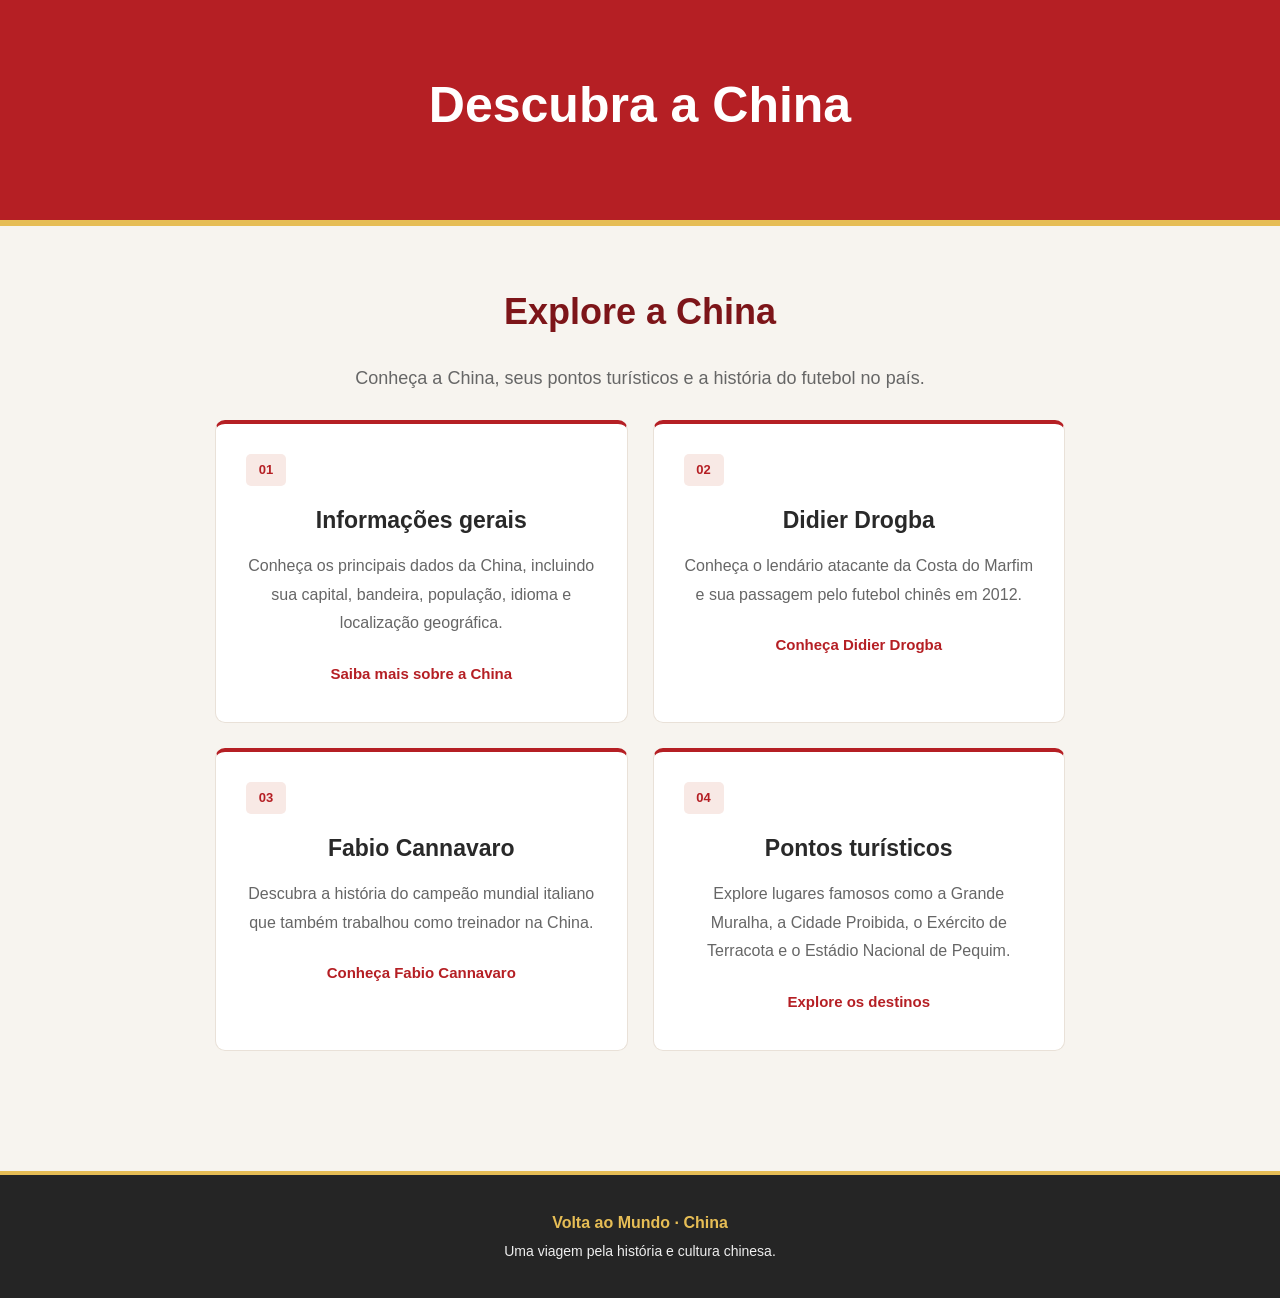
<file: index.html>
<!DOCTYPE html>
<html lang="pt-br">
<head>
    <meta charset="UTF-8">
    <meta name="viewport" content="width=device-width, initial-scale=1.0">
    <link rel="stylesheet" href="styles.css">
    <title>China | Volta ao Mundo</title>
</head>
<body>

    <header class="destaque">
        <h2 style="font-size: 50px;">Descubra a China</h2>
    </header>

    <main class="conteudo">

        <section class="introdução">
            <h2>Explore a China</h2>
            <p>
               Conheça a China, seus pontos turísticos e a história do futebol no país.
            </p>

            <div class="cartoes">

                <article class="cartao">
                    <span class="cartao-num">01</span>
                    <h3>Informações gerais</h3>
                    <p>
                        Conheça os principais dados da China,
                        incluindo sua capital, bandeira, população,
                        idioma e localização geográfica.
                    </p>
                    <a href="informacoes.html">Saiba mais sobre a China</a>
                </article>

                <article class="cartao">
                    <span class="cartao-num">02</span>
                    <h3>Didier Drogba</h3>
                    <p>
                        Conheça o lendário atacante da Costa do Marfim
                        e sua passagem pelo futebol chinês em 2012.
                    </p>
                    <a href="drogba.html">Conheça Didier Drogba</a>
                </article>

                <article class="cartao">
                    <span class="cartao-num">03</span>
                    <h3>Fabio Cannavaro</h3>
                    <p>
                        Descubra a história do campeão mundial italiano
                        que também trabalhou como treinador na China.
                    </p>
                    <a href="cannavaro.html">Conheça Fabio Cannavaro</a>
                </article>

                <article class="cartao">
                    <span class="cartao-num">04</span>
                    <h3>Pontos turísticos</h3>
                    <p>
                        Explore lugares famosos como a Grande Muralha,
                        a Cidade Proibida, o Exército de Terracota
                        e o Estádio Nacional de Pequim.
                    </p>
                    <a href="turismo.html">Explore os destinos</a>
                </article>

            </div>
        </section>

    </main>

    <footer class="rodape">
        <p>Volta ao Mundo · China</p>
        <p>Uma viagem pela história e cultura chinesa.</p>
    </footer>

</body>
</html>
</file>
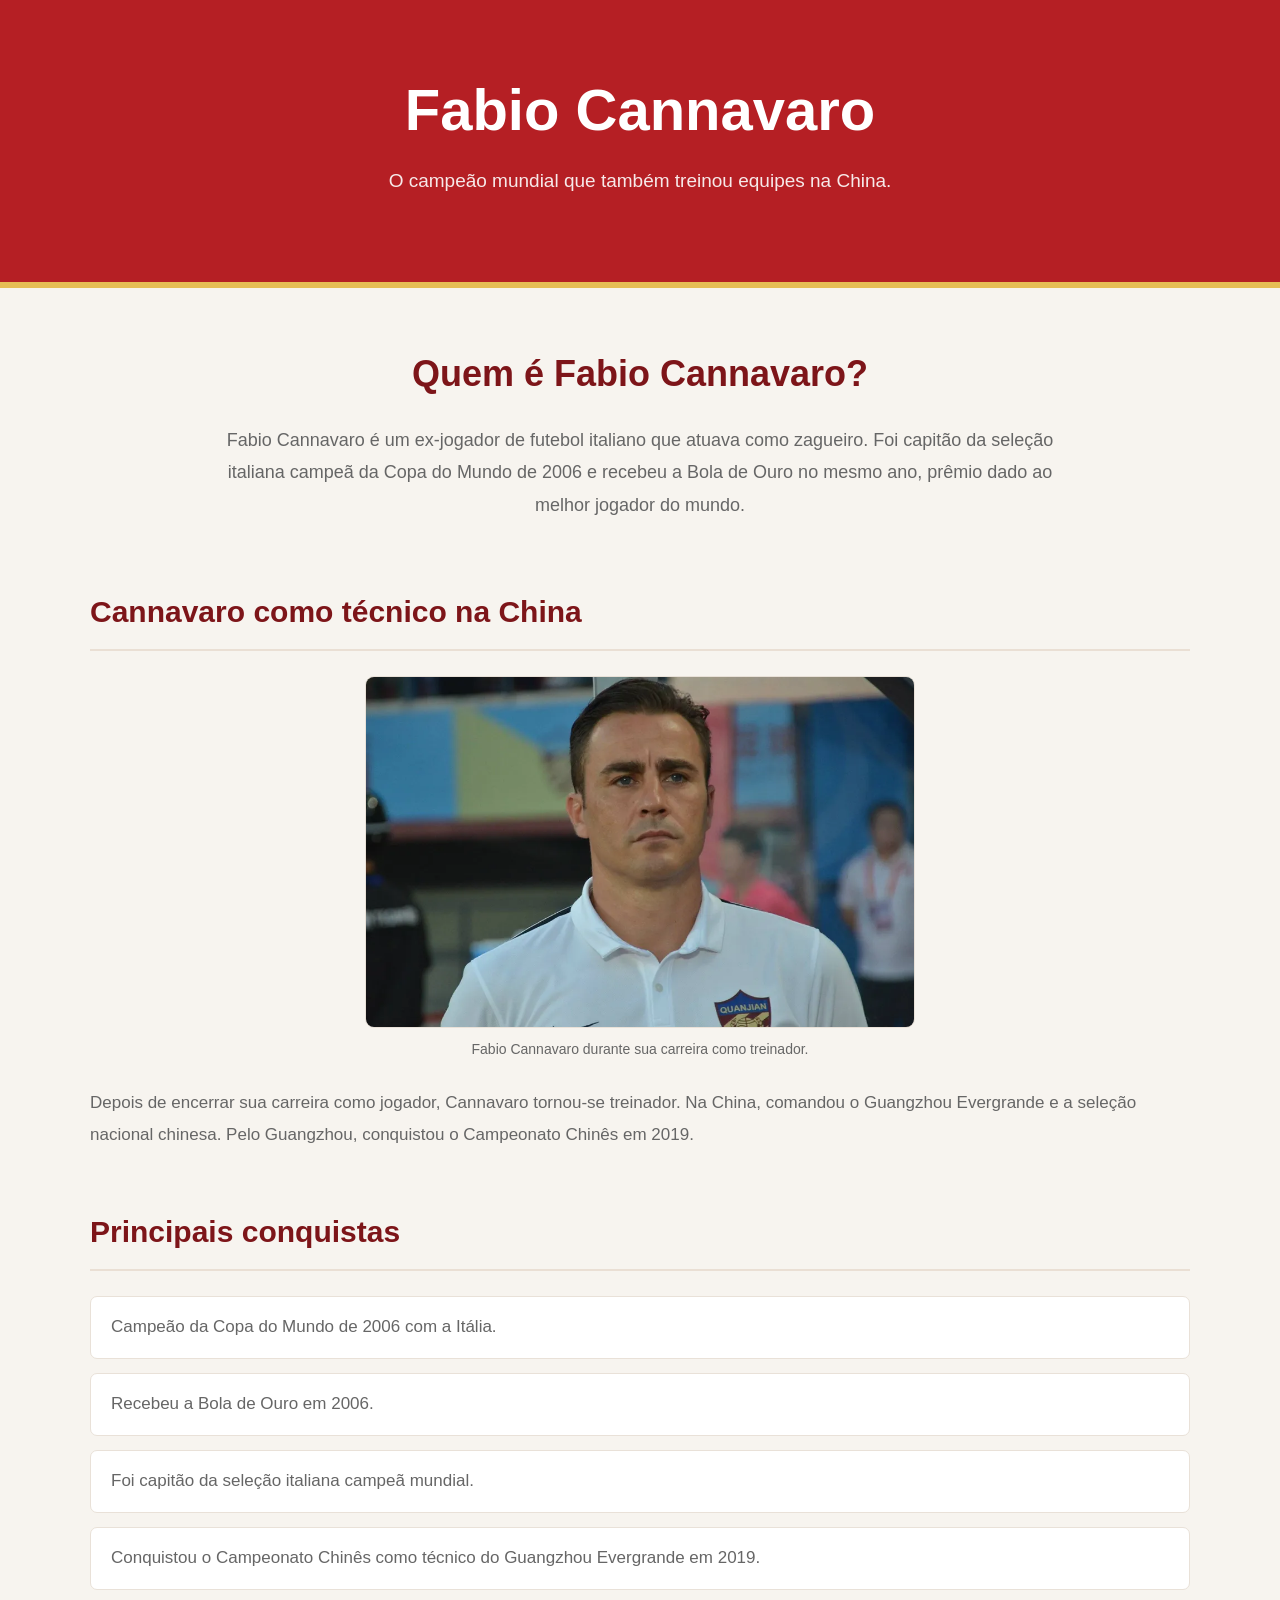
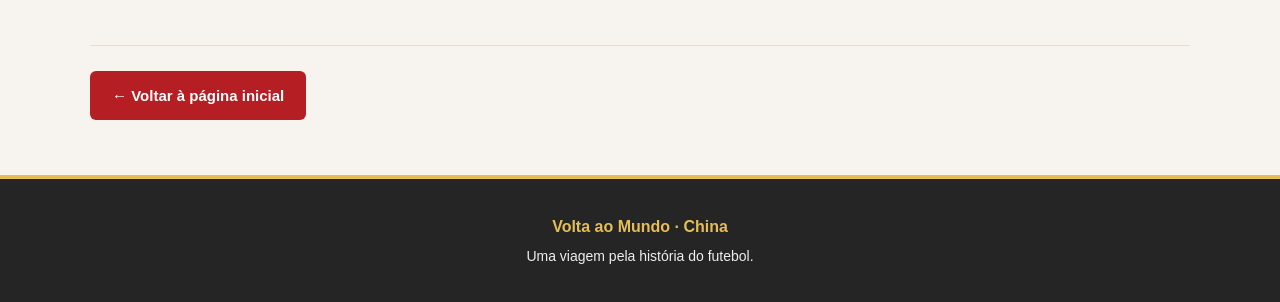
<file: cannavaro.html>
<!DOCTYPE html>
<html lang="pt-br">
<head>
    <meta charset="UTF-8">
    <meta name="viewport" content="width=device-width, initial-scale=1.0">
    <link rel="stylesheet" href="styles.css">
    <title>Fabio Cannavaro | China</title>
</head>
<body>

    <header class="destaque">
        <h1>Fabio Cannavaro</h1>
        <p class="descrição-destaque">
            O campeão mundial que também treinou equipes na China.
        </p>
    </header>

    <main class="conteudo">

        <section class="introdução">
            <h2>Quem é Fabio Cannavaro?</h2>
            <p>
                Fabio Cannavaro é um ex-jogador de futebol italiano
                que atuava como zagueiro. Foi capitão da seleção
                italiana campeã da Copa do Mundo de 2006 e recebeu
                a Bola de Ouro no mesmo ano, prêmio dado ao melhor
                jogador do mundo.
            </p>
        </section>

        <section class="seção">
            <h2>Cannavaro como técnico na China</h2>

            <figure>
                <img src="./Images/cannavaro.webp"
                     alt="Fabio Cannavaro como técnico de futebol">
                <figcaption>
                    Fabio Cannavaro durante sua carreira como treinador.
                </figcaption>
            </figure>

            <p>
                Depois de encerrar sua carreira como jogador,
                Cannavaro tornou-se treinador. Na China, comandou
                o Guangzhou Evergrande e a seleção nacional chinesa.
                Pelo Guangzhou, conquistou o Campeonato Chinês
                em 2019.
            </p>
        </section>

        <section class="seção">
            <h2>Principais conquistas</h2>

            <ul class="conquistas">
                <li>Campeão da Copa do Mundo de 2006 com a Itália.</li>
                <li>Recebeu a Bola de Ouro em 2006.</li>
                <li>Foi capitão da seleção italiana campeã mundial.</li>
                <li>Conquistou o Campeonato Chinês como técnico do Guangzhou Evergrande em 2019.</li>
            </ul>
        </section>

        <div class="voltar">
            <a href="index.html">← Voltar à página inicial</a>
        </div>

    </main>

    <footer class="rodape">
        <p>Volta ao Mundo · China</p>
        <p>Uma viagem pela história do futebol.</p>
    </footer>

</body>
</html>
</file>
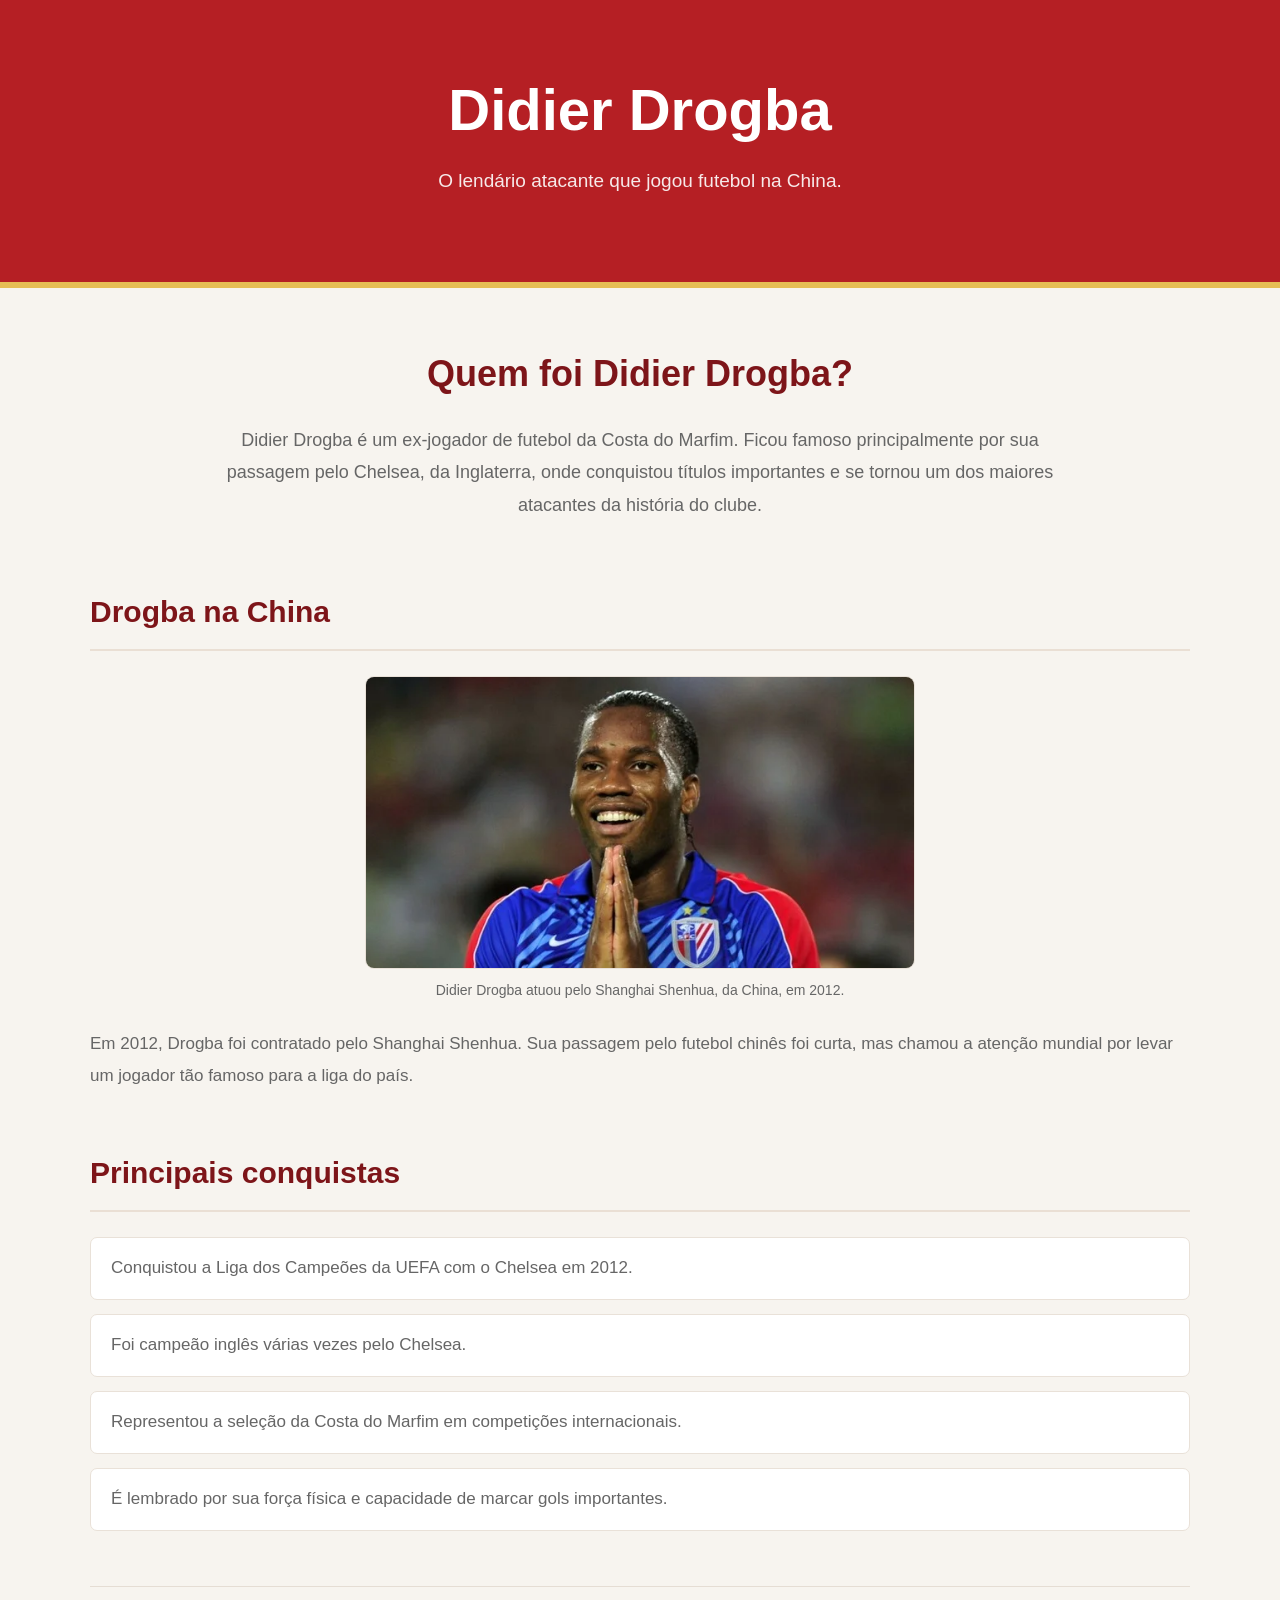
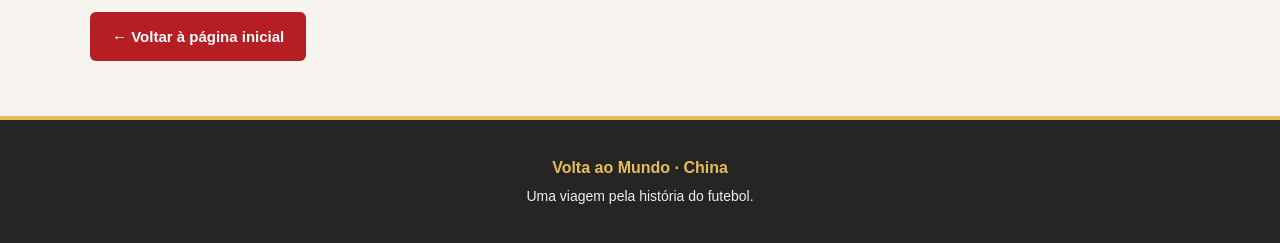
<file: drogba.html>
<!DOCTYPE html>
<html lang="pt-br">
<head>
    <meta charset="UTF-8">
    <meta name="viewport" content="width=device-width, initial-scale=1.0">
    <link rel="stylesheet" href="styles.css">
    <title>Didier Drogba | China</title>
</head>
<body>

    <header class="destaque">
        <h1>Didier Drogba</h1>
        <p class="descrição-destaque">
            O lendário atacante que jogou futebol na China.
        </p>
    </header>

    <main class="conteudo">

        <section class="introdução">
            <h2>Quem foi Didier Drogba?</h2>
            <p>
                Didier Drogba é um ex-jogador de futebol da Costa do
                Marfim. Ficou famoso principalmente por sua passagem
                pelo Chelsea, da Inglaterra, onde conquistou títulos
                importantes e se tornou um dos maiores atacantes
                da história do clube.
            </p>
        </section>

        <section class="seção">
            <h2>Drogba na China</h2>

            <figure>
                <img src="./Images/drogba.webp"
                     alt="Didier Drogba jogando futebol">
                <figcaption>
                    Didier Drogba atuou pelo Shanghai Shenhua,
                    da China, em 2012.
                </figcaption>
            </figure>

            <p>
                Em 2012, Drogba foi contratado pelo Shanghai Shenhua.
                Sua passagem pelo futebol chinês foi curta, mas chamou
                a atenção mundial por levar um jogador tão famoso
                para a liga do país.
            </p>
        </section>

        <section class="seção">
            <h2>Principais conquistas</h2>

            <ul class="conquistas">
                <li>Conquistou a Liga dos Campeões da UEFA com o Chelsea em 2012.</li>
                <li>Foi campeão inglês várias vezes pelo Chelsea.</li>
                <li>Representou a seleção da Costa do Marfim em competições internacionais.</li>
                <li>É lembrado por sua força física e capacidade de marcar gols importantes.</li>
            </ul>
        </section>

        <div class="voltar">
            <a href="index.html">← Voltar à página inicial</a>
        </div>

    </main>

    <footer class="rodape">
        <p>Volta ao Mundo · China</p>
        <p>Uma viagem pela história do futebol.</p>
    </footer>

</body>
</html>
</file>
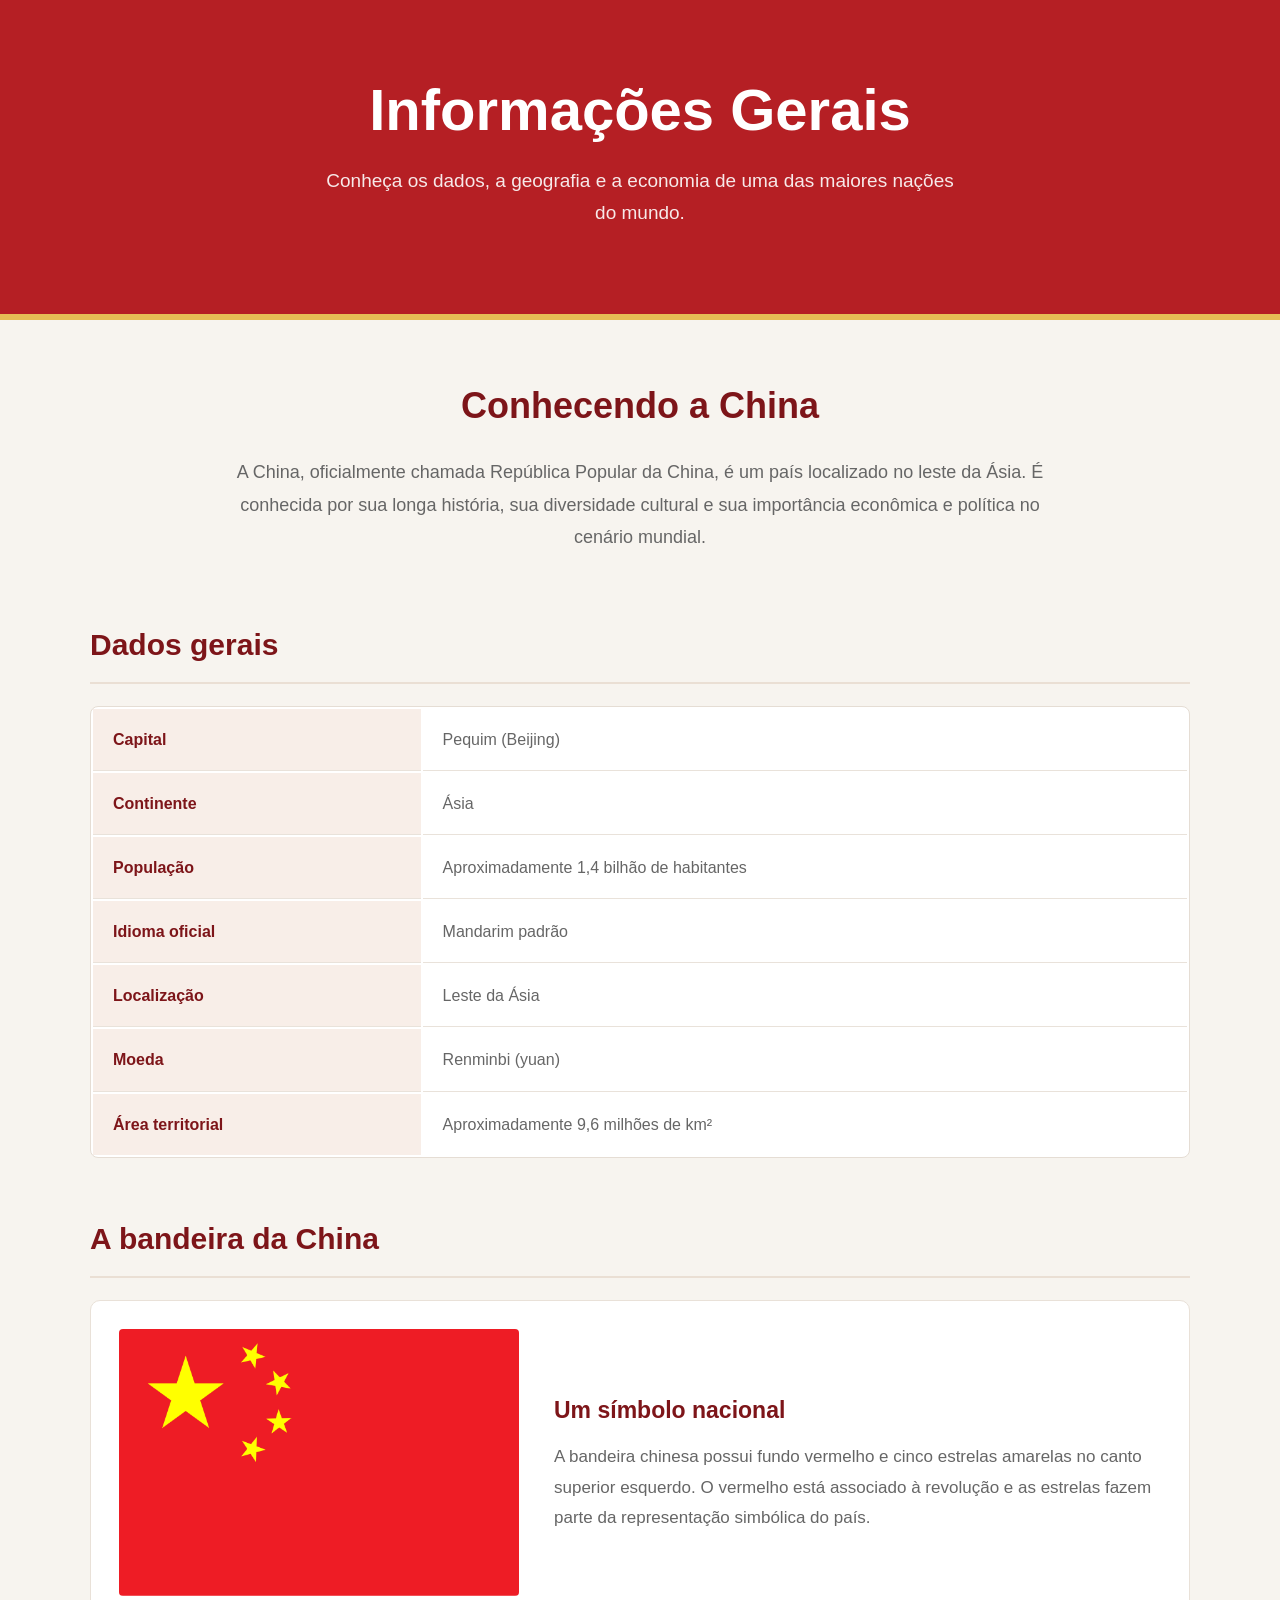
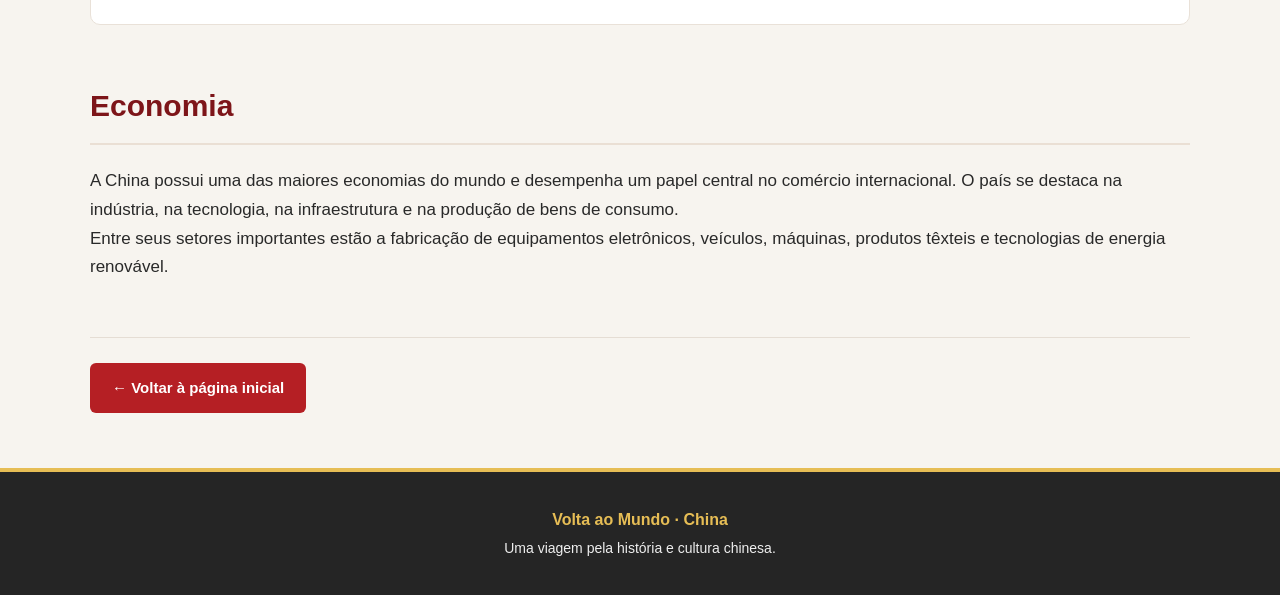
<file: informacoes.html>
<!DOCTYPE html>
<html lang="pt-br">
<head>
    <meta charset="UTF-8">
    <meta name="viewport" content="width=device-width, initial-scale=1.0">
    <link rel="stylesheet" href="styles.css">
    <title>Informações Gerais | China</title>
</head>
<body>

    <header class="destaque">
        <h1>Informações Gerais</h1>
        <p class="descrição-destaque">
            Conheça os dados, a geografia e a economia
            de uma das maiores nações do mundo.
        </p>
    </header>

    <main class="conteudo">

        <section class="introdução">
            <h2>Conhecendo a China</h2>
            <p>
                A China, oficialmente chamada República Popular da China,
                é um país localizado no leste da Ásia. É conhecida por sua
                longa história, sua diversidade cultural e sua importância
                econômica e política no cenário mundial.
            </p>
        </section>

        <section class="info-section">
            <h2>Dados gerais</h2>

            <table class="info-table">
                <tbody>
                    <tr>
                        <th scope="row">Capital</th>
                        <td>Pequim (Beijing)</td>
                    </tr>
                    <tr>
                        <th scope="row">Continente</th>
                        <td>Ásia</td>
                    </tr>
                    <tr>
                        <th scope="row">População</th>
                        <td>Aproximadamente 1,4 bilhão de habitantes</td>
                    </tr>
                    <tr>
                        <th scope="row">Idioma oficial</th>
                        <td>Mandarim padrão</td>
                    </tr>
                    <tr>
                        <th scope="row">Localização</th>
                        <td>Leste da Ásia</td>
                    </tr>
                    <tr>
                        <th scope="row">Moeda</th>
                        <td>Renminbi (yuan)</td>
                    </tr>
                    <tr>
                        <th scope="row">Área territorial</th>
                        <td>Aproximadamente 9,6 milhões de km²</td>
                    </tr>
                </tbody>
            </table>
        </section>

        <section class="info-section">
            <h2>A bandeira da China</h2>

            <figure class="bandeira">
                <img
                    src="./Images/BandeiraChina.svg.webp"
                    alt="Bandeira vermelha da China com cinco estrelas amarelas"
                >
                <figcaption>
                    <h3>Um símbolo nacional</h3>
                    <p>
                        A bandeira chinesa possui fundo vermelho e cinco
                        estrelas amarelas no canto superior esquerdo.
                        O vermelho está associado à revolução e as estrelas
                        fazem parte da representação simbólica do país.
                    </p>
                </figcaption>
            </figure>
        </section>

        <section class="info-section">
            <h2>Economia</h2>

            <p>
                A China possui uma das maiores economias do mundo e
                desempenha um papel central no comércio internacional.
                O país se destaca na indústria, na tecnologia, na
                infraestrutura e na produção de bens de consumo.
            </p>

            <p>
                Entre seus setores importantes estão a fabricação de
                equipamentos eletrônicos, veículos, máquinas, produtos
                têxteis e tecnologias de energia renovável.
            </p>
        </section>

       
        <div class="voltar">
            <a href="index.html">← Voltar à página inicial</a>
        </div>

    </main>

    <footer class="rodape">
        <p>Volta ao Mundo · China</p>
        <p>Uma viagem pela história e cultura chinesa.</p>
    </footer>

</body>
</html>
</file>
<file: styles.css>
* {
    margin: 0;
    padding: 0;
    box-sizing: border-box;
}

body {
    font-family: Arial, Helvetica, sans-serif;
    background-color: #f7f4ef;
    color: #292929;
    line-height: 1.7;
    font-size: 17px;
}


/* CABEÇALHOS */

.destaque {
    background-color: #b51f24;
    color: #ffffff;
    text-align: center;
    padding: 75px 20px 85px;
    border-bottom: 6px solid #e6bd55;
}

.destaque h1 {
    font-size: 58px;
    line-height: 1.2;
    margin-bottom: 20px;
}

.destaque h2 {
    font-size: 50px;
    line-height: 1.2;
}

.descrição-destaque
{
    max-width: 650px;
    margin: 0 auto;
    color: #f7e9e9;
    line-height: 1.7;
    font-size: 19px;
}


/* CONTEÚDO PRINCIPAL */

.conteudo {
    width: 1100px;
    margin: 0 auto;
    padding: 55px 0;
}


/* INTRODUÇÃO */

.introdução {
    max-width: 850px;
    margin: 0 auto 65px;
    text-align: center;
}

.introdução h2 {
    color:#7d1519;
    font-size: 36px;
    margin-bottom: 20px;
}

.introdução p {
    color: #666666;
    font-size: 18px;
    line-height: 1.8;
    margin-bottom: 25px;
}


/* PÁGINA INICIAL */

.cartoes {
    display: grid;
    grid-template-columns: repeat(2, 1fr);
    gap: 25px;
}

.cartao {
    background-color:#ffffff;
    padding: 30px;
    border-radius: 10px;
    border: 1px solid #e9e1d8;
    border-top: 4px solid #b51f24;
}

.cartao-num {
    display: flex;
    align-items: center;
    justify-content: center;
    color: #b51f24;
    background-color: #f8e9e5;
    font-size: 13px;
    font-weight: bold;
    padding: 5px 11px;
    border-radius: 5px;
    margin-bottom: 15px;
    width: 40px;
}

.cartao h3 {
    color: #292929;
    font-size: 23px;
    margin-bottom: 12px;
}

.cartao p {
    color: #666666;
    font-size: 16px;
    line-height: 1.8;
    margin-bottom: 22px;
}

.cartao a {
    display: inline-block;
    color: #b51f24;
    font-size: 15px;
    font-weight: bold;
    text-decoration: none;
    border-bottom: 2px solid transparent;
    padding-bottom: 3px;
}

.cartao a:hover {
    border-bottom-color: #e6bd55;
}


/* RODAPÉS */

.rodape {
    background-color: #252525;
    color: #eeeeee;
    text-align: center;
    padding: 30px 20px;
    border-top: 4px solid #e6bd55;
}

.rodape p {
    font-size: 14px;
    margin: 4px 0;
}

.rodape p:first-child {
    color: #e6bd55;
    font-size: 16px;
    font-weight: bold;
}


/* INFORMAÇÕES GERAIS */

.info-section {
    margin-bottom: 55px;
}

.info-section h2 {
    color: #7d1519;
    font-size: 30px;
    margin-bottom: 22px;
    padding-bottom: 12px;
    border-bottom: 2px solid #eadfd4;
}


/* TABELA DE INFORMAÇÕES */

.info-table {
    width: 100%;
    background-color: #ffffff;
    border: 1px solid #e5ddd4;
    border-radius: 8px;
}

.info-table th,
.info-table td {
    padding: 17px 20px;
    border-bottom: 1px solid #e9e2da;
    text-align: left;
    font-size: 16px;
}

.info-table th {
    width: 30%;
    color: #7d1519;
    background-color: #f8eee8;
    font-weight: bold;
}

.info-table td {
    color: #666666;
}

.info-table tr:last-child th,
.info-table tr:last-child td {
    border-bottom: none;
}


/* BANDEIRA DA CHINA */

.bandeira {
    display: flex;
    align-items: center;
    gap: 35px;
    padding: 28px;
    background-color: #ffffff;
    border: 1px solid #e9e1d8;
    border-radius: 10px;
}

.bandeira img {
    width: 45%;
    max-width: 400px;
    height: auto;
    border-radius: 4px;
}


.bandeira figcaption h3 {
    color: #7d1519;
    font-size: 23px;
    margin-bottom: 12px;
}

.bandeira figcaption p {
    color: #666666;
    line-height: 1.8;
    margin: 0;
}


/* SEÇÕES: DROGBA E CANNAVARO  */

.seção {
    margin-bottom: 55px;
}

.seção h2 {
    color: #7d1519;
    font-size: 30px;
    margin-bottom: 25px;
    padding-bottom: 12px;
    border-bottom: 2px solid #eadfd4;
}

.seção p {
    color: #666666;
    line-height: 1.9;
    margin-bottom: 18px;
}


/* IMAGENS NAS PÁGINAS DE JOGADORES */

.seção figure {
    margin: 25px 0;
    text-align: center;
}

.seção figure img {
    display: block;
    width: 100%;
    max-width: 550px;
    max-height: 420px;
    margin: 0 auto;
    border-radius: 9px;
    border: 1px solid #e9e1d8;
}

.seção figure figcaption {
    color: #666666;
    font-size: 14px;
    margin-top: 10px;
}


/* CONQUISTAS */

.conquistas {
    list-style: none;
    margin: 0;
    padding: 0;
}

.conquistas li {
    margin-bottom: 14px;
    padding: 16px 20px;
    background-color: #ffffff;
    border: 1px solid #e9e1d8;
    border-radius: 7px;
    color: #666666;
}


/* PONTOS TURÍSTICOS */

.lista-destinos {
    display: grid;
    grid-template-columns: repeat(2, 1fr);
    gap: 25px;
}

.cartão-destino {
    background-color: #ffffff;
    border: 1px solid #e9e1d8;
    border-top: 4px solid #b51f24;
    border-radius: 9px;
}

.cartão-destino figure {
    margin: 0;
}

.cartão-destino img {
    display: block;
    width: 100%;
    height: 270px;
}

.cartão-destino figcaption {
    padding: 24px;
}

.cartão-destino figcaption h3 {
    color: #7d1519;
    font-size: 23px;
    margin-bottom: 12px;
}

.cartão-destino figcaption p {
    color: #666666;
    font-size: 16px;
    line-height: 1.8;
    margin-bottom: 0;
}


/* LINK PARA VOLTAR */

.voltar {
    margin-top: 45px;
    padding-top: 25px;
    border-top: 1px solid #e5ddd4;
}

.voltar a {
    display: inline-block;
    background-color: #b51f24;
    color: #ffffff;
    padding: 12px 22px;
    border-radius: 6px;
    text-decoration: none;
    font-size: 15px;
    font-weight: bold;
}

.voltar a:hover {
    background-color: #7d1519;
    transform: translateX(-5px);
}
</file>
